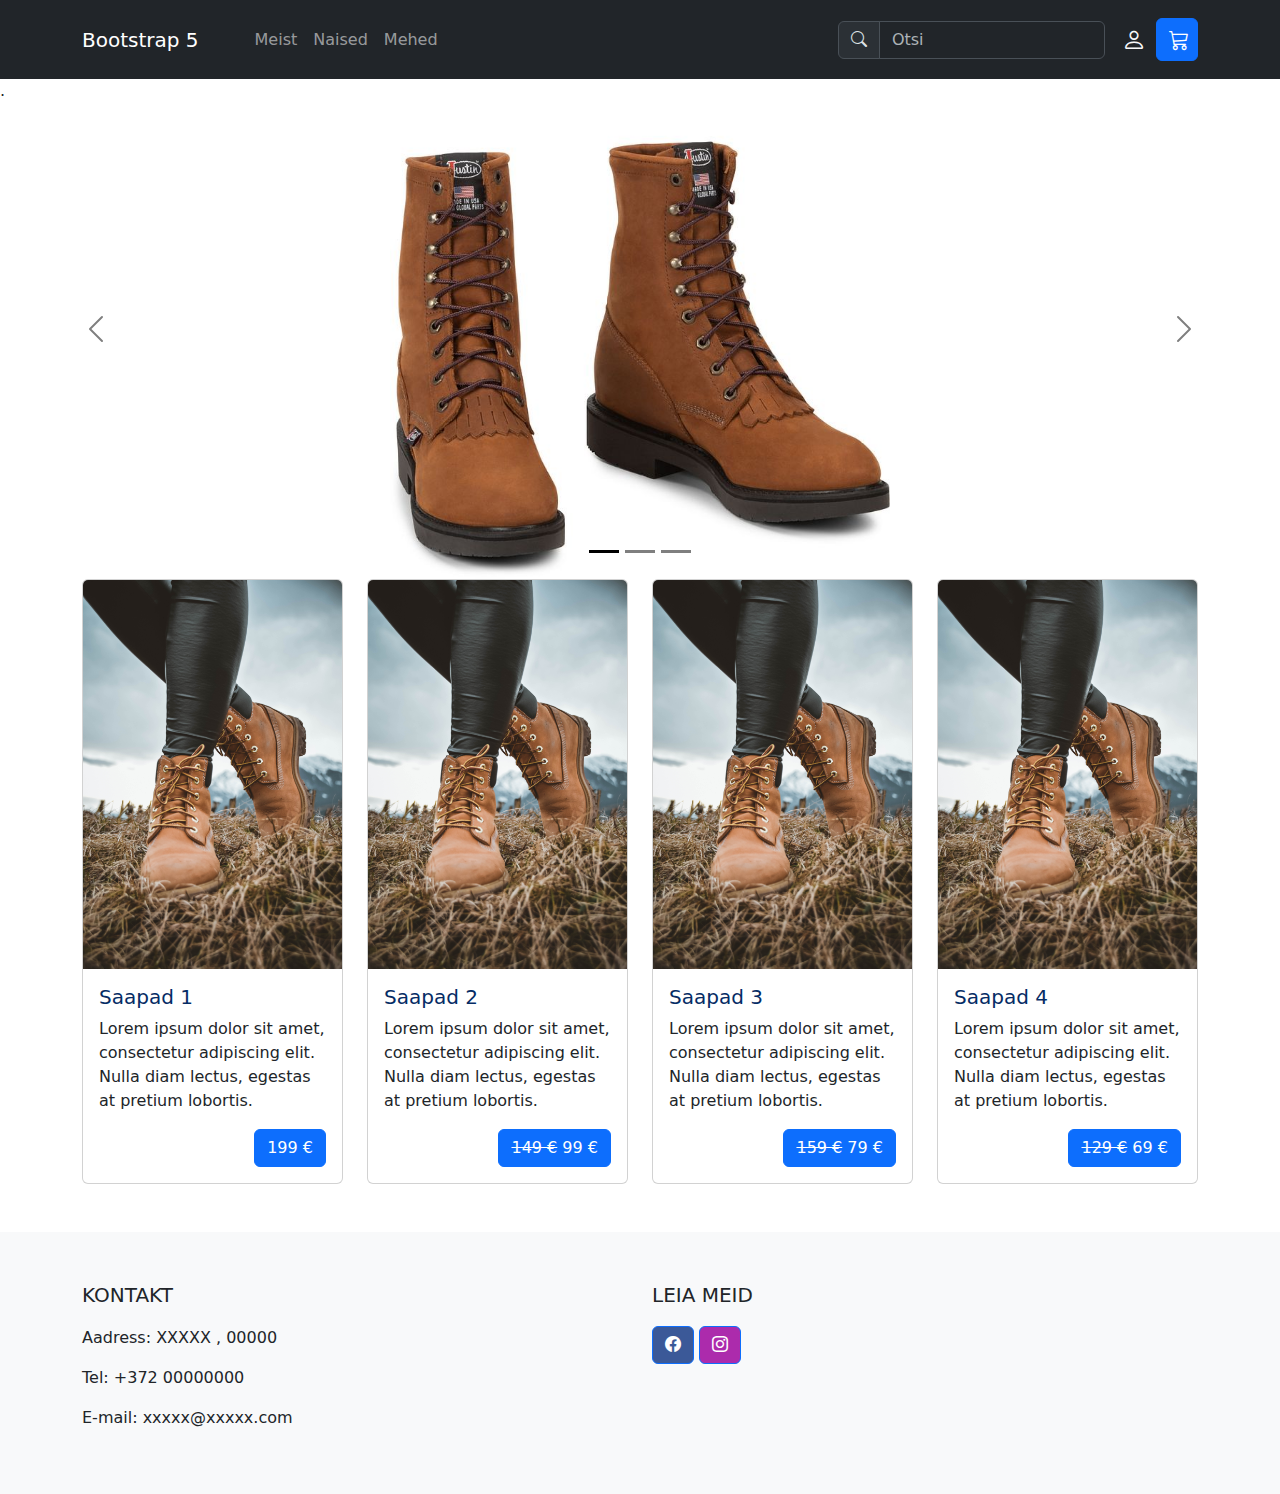
<file: index.html>
<!doctype html>
<html lang="et">

<head>
  <meta charset="utf-8">
  <meta name="viewport" content="width=device-width, initial-scale=1">
  <meta name="description" content="Bootstrapi juhend">
  <meta name="author" content="">
  <title>Bootstrap 5 juhend</title>
  <!--Bootstrap CSS-->
  <link href="https://cdn.jsdelivr.net/npm/bootstrap@5.3.3/dist/css/bootstrap.min.css" rel="stylesheet"
    integrity="sha384-QWTKZyjpPEjISv5WaRU9OFeRpok6YctnYmDr5pNlyT2bRjXh0JMhjY6hW+ALEwIH" crossorigin="anonymous">
  <!--Bootstrap ikoonid-->
  <link href="https://cdn.jsdelivr.net/npm/bootstrap-icons@1.9.1/font/bootstrap-icons.css" rel="stylesheet">
  <!--minu CSS-->
  <link rel="stylesheet" href="custom.css">
</head>

<body>
<!-- Navigatsioon --->
  <nav class="navbar sticky-top navbar-expand-lg bg-dark py-3" data-bs-theme="dark">
    <div class="container">
      <button class="navbar-toggler" type="button" data-bs-toggle="collapse" data-bs-target="#navbarSupportedContent"
        aria-controls="navbarSupportedContent" aria-expanded="false" aria-label="Toggle navigation">
        <span class="navbar-toggler-icon"></span>
      </button>
      <a class="navbar-brand me-5" href="#">Bootstrap 5</a>
      <div class="collapse navbar-collapse" id="navbarSupportedContent">
        <ul class="navbar-nav me-auto">
          <li class="nav-item dropdown">
            <a class="nav-link dropdown" href="meist.html" id="navbarDropdown" role="button">Meist</a>
          <li class="nav-item dropdown">
            <a class="nav-link dropdown" href="#" id="navbarDropdown" role="button" data-bs-toggle="dropdown"
              aria-expanded="false">Naised</a>
            <ul class="dropdown-menu" aria-labelledby="navbarDropdown">
              <li><a class="dropdown-item" href="#">Kingad</a></li>
              <div class="dropdown-divider"></div>
              <li><a class="dropdown-item" href="#">Saapad</a></li>
            </ul>
          </li>
          <li class="nav-item dropdown">
            <a class="nav-link dropdown" href="#" id="navbarDropdown" role="button" data-bs-toggle="dropdown"
              aria-expanded="false">Mehed</a>
            <ul class="dropdown-menu" aria-labelledby="navbarDropdown">
              <li><a class="dropdown-item" href="#">Kingad</a></li>
              <div class="dropdown-divider"></div>
              <li><a class="dropdown-item" href="#">Saapad</a></li>
            </ul>
          </li>
        </ul>
       
		<!--Otsi vorm -->
        <form class="d-flex me-1">
          <div class="input-group">
            <div class="input-group-text"><span class="bi bi-search mb-2"></span></div>
            <input class="form-control" type="search" placeholder="Otsi" aria-label="Search">
          </div>
        </form>
      </div>
      <div class="float-end">
       
	   <!--Login ikoon-->
        <button class="btn btn-link text-light" type="submit"><span class="bi bi-person"></span></button>
        
	   <!--Ostukorvi ikoon-->
        <a class="btn btn-primary" href="ostukorv.html" type="submit"><span class="bi bi-cart3"></span></button></a>
      
	  </div>
    </div>
  </nav>
  

<!-- Karussell -->
<div id="demo" class="carousel slide" data-bs-ride="carousel">
  
  <div class="carousel-inner">
    <div class="carousel-item active">
      <img src="saapad1.jpg" alt="saapad" class="d-block">
    </div>
    <div class="carousel-item">
      <img src="saapad2.webp" alt="saapad" class="d-block">
    </div>
    <div class="carousel-item">
      <img src="saapad3.webp" alt="saapad" class="d-block">
    </div>.
  </div>
  
  <!-- navigeerimisnooled -->
  <button class="carousel-control-prev" type="button" data-bs-target="#demo" data-bs-slide="prev">
    <span class="carousel-control-prev-icon"></span>
  </button>
  <button class="carousel-control-next" type="button" data-bs-target="#demo" data-bs-slide="next">
    <span class="carousel-control-next-icon"></span>
  </button>

  <!-- indikaatorid -->
  <div class="carousel-indicators">
    <button type="button" data-bs-target="#demo" data-bs-slide-to="0" class="active"></button>
    <button type="button" data-bs-target="#demo" data-bs-slide-to="1"></button>
    <button type="button" data-bs-target="#demo" data-bs-slide-to="2"></button>
  </div>
</div> 
  <!--Tooted avalehel kaartidena-->
  <div class="container overflow-hidden">
    <div class="row g-4 row justify-content-center">
      <div class="col-xl-3 col-md-6">
        <div class="card">
          <img src="stephan-seeber-NzAfGi8XuA4-unsplash.jpg" class="card-img-top" alt="pilt">
          <div class="card-body">
            <h5 class="card-title text-primary-emphasis">Saapad 1</h5>
            <p class="card-text">Lorem ipsum dolor sit amet, consectetur adipiscing elit. Nulla diam lectus, egestas at
              pretium lobortis.</p>
            <a href="toode.html" class="btn btn-primary float-end">199 €</a>
          </div>
        </div>
      </div>
      <div class="col-xl-3 col-md-6">
        <div class="card">
          <img src="stephan-seeber-NzAfGi8XuA4-unsplash.jpg" class="card-img-top" alt="pilt">
          <div class="card-body">
            <h5 class="card-title text-primary-emphasis">Saapad 2</h5>
            <p class="card-text">Lorem ipsum dolor sit amet, consectetur adipiscing elit. Nulla diam lectus, egestas at
              pretium lobortis.</p>
            <a href="#" class="btn btn-primary float-end"><s>149 €</s> 99 € </a>
          </div>
        </div>
      </div>
      <div class="col-xl-3 col-md-6">
        <div class="card">
          <img src="stephan-seeber-NzAfGi8XuA4-unsplash.jpg" class="card-img-top" alt="pilt">
          <div class="card-body">
            <h5 class="card-title text-primary-emphasis">Saapad 3</h5>
            <p class="card-text">Lorem ipsum dolor sit amet, consectetur adipiscing elit. Nulla diam lectus, egestas at
              pretium lobortis.</p>
            <a href="#" class="btn btn-primary float-end"><s>159 €</s> 79 €</a>
          </div>
        </div>
      </div>
      <div class="col-xl-3  col-md-6">
        <div class="card">
          <img src="stephan-seeber-NzAfGi8XuA4-unsplash.jpg" class="card-img-top" alt="pilt">
          <div class="card-body">
            <h5 class="card-title text-primary-emphasis">Saapad 4</h5>
            <p class="card-text">Lorem ipsum dolor sit amet, consectetur adipiscing elit. Nulla diam lectus, egestas at
              pretium lobortis.</p>
            <a href="#" class="btn btn-primary float-end"><s>129 €</s> 69 €</a>
          </div>
        </div>
      </div>
    </div>
  </div>
  
  <!--Jalus.-->
  <footer class="footer bg-light">
    <div class="container">
      <div class="row">
        <div class="col-6">
          <p class="text-uppercase fs-5">Kontakt</p>
          <p>Aadress: XXXXX , 00000</p>
          <p>Tel: +372 00000000</p>
          <p>E-mail: xxxxx@xxxxx.com</p>
        </div>
        <div class="col-6">
          <p class="text-uppercase font-weight-bold fs-5">Leia meid</p>
          <a class="btn btn-primary"  style="background-color: #3b5998" href=""><span class="bi-facebook"></span></button></a>
          <a class="btn btn-primary" style="background-color: #ac2bac" href=""><span class="bi-instagram"></span></button></a>
        </a>
        </div>

      </div>
    </div>
  </footer>
  
  <!--Popper.js-->
  <script src="https://cdn.jsdelivr.net/npm/@popperjs/core@2.11.8/dist/umd/popper.min.js"
    integrity="sha384-I7E8VVD/ismYTF4hNIPjVp/Zjvgyol6VFvRkX/vR+Vc4jQkC+hVqc2pM8ODewa9r"
    crossorigin="anonymous"></script>
  
  <!--Bootstrap.js-->
  <script src="https://cdn.jsdelivr.net/npm/bootstrap@5.3.3/dist/js/bootstrap.min.js"
    integrity="sha384-0pUGZvbkm6XF6gxjEnlmuGrJXVbNuzT9qBBavbLwCsOGabYfZo0T0to5eqruptLy"
    crossorigin="anonymous"></script>

</body>

</html>
</file>
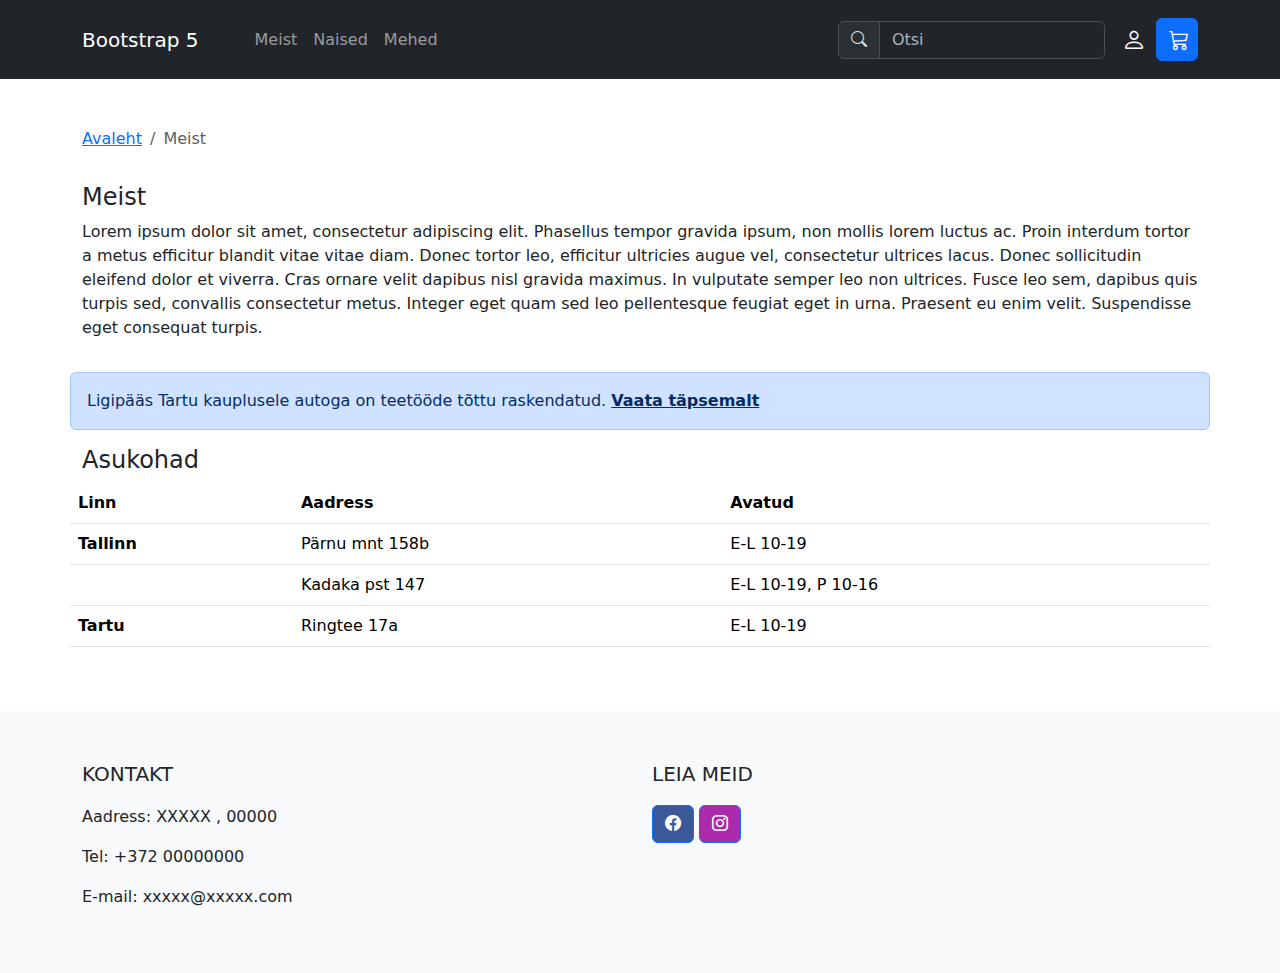
<file: meist.html>
<!doctype html>
<html lang="et">

<head>
  <meta charset="utf-8">
  <meta name="viewport" content="width=device-width, initial-scale=1">
  <meta name="description" content="Bootstrapi juhend">
  <meta name="author" content="">
  <title>Bootstrap 5 juhend</title>
  <!--Bootstrap CSS-->
  <link href="https://cdn.jsdelivr.net/npm/bootstrap@5.3.3/dist/css/bootstrap.min.css" rel="stylesheet"
    integrity="sha384-QWTKZyjpPEjISv5WaRU9OFeRpok6YctnYmDr5pNlyT2bRjXh0JMhjY6hW+ALEwIH" crossorigin="anonymous">
  <!--Bootstrap ikoonid-->
  <link href="https://cdn.jsdelivr.net/npm/bootstrap-icons@1.9.1/font/bootstrap-icons.css" rel="stylesheet">
  <!--minu CSS-->
  <link rel="stylesheet" href="custom.css">
</head>

<body>
<!-- Navigatsioon --->
  <nav class="navbar sticky-top navbar-expand-lg bg-dark py-3" data-bs-theme="dark">
    <div class="container">
      <button class="navbar-toggler" type="button" data-bs-toggle="collapse" data-bs-target="#navbarSupportedContent"
        aria-controls="navbarSupportedContent" aria-expanded="false" aria-label="Toggle navigation">
        <span class="navbar-toggler-icon"></span>
      </button>
      <a class="navbar-brand me-5" href="#">Bootstrap 5</a>
      <div class="collapse navbar-collapse" id="navbarSupportedContent">
        <ul class="navbar-nav me-auto">
            <li class="nav-item dropdown">
                <a class="nav-link dropdown" href="meist.html" id="navbarDropdown" role="button">Meist</a>
          <li class="nav-item dropdown">
            <a class="nav-link dropdown" href="#" id="navbarDropdown" role="button" data-bs-toggle="dropdown"
              aria-expanded="false">Naised</a>
            <ul class="dropdown-menu" aria-labelledby="navbarDropdown">
              <li><a class="dropdown-item" href="#">Kingad</a></li>
              <div class="dropdown-divider"></div>
              <li><a class="dropdown-item" href="#">Saapad</a></li>
            </ul>
          </li>
          <li class="nav-item dropdown">
            <a class="nav-link dropdown" href="#" id="navbarDropdown" role="button" data-bs-toggle="dropdown"
              aria-expanded="false">Mehed</a>
            <ul class="dropdown-menu" aria-labelledby="navbarDropdown">
              <li><a class="dropdown-item" href="#">Kingad</a></li>
              <div class="dropdown-divider"></div>
              <li><a class="dropdown-item" href="#">Saapad</a></li>
            </ul>
          </li>
        </ul>
       
		<!--Otsi vorm -->
        <form class="d-flex me-1">
          <div class="input-group">
            <div class="input-group-text"><span class="bi bi-search mb-2"></span></div>
            <input class="form-control" type="search" placeholder="Otsi" aria-label="Search">
          </div>
        </form>
      </div>
      <div class="float-end">
       
	   <!--Login ikoon-->
        <button class="btn btn-link text-light" type="submit"><span class="bi bi-person"></span></button>
        
	   <!--Ostukorvi ikoon-->
        <a class="btn btn-primary" href="ostukorv.html" type="submit"><span class="bi bi-cart3"></span></button></a>
      
	  </div>
    </div>
  </nav>
  <div class="container">
    <div class="row mt-5">
  <nav aria-label="breadcrumb">
    <ol class="breadcrumb">
      <li class="breadcrumb-item"><a href="index.html">Avaleht</a></li>
      <li class="breadcrumb-item active" aria-current="page">Meist</li>
    </ol>
  </nav>
  </div></div>
  <div class="container">
    <div class="row mt-3">
  <h4 >Meist</h4>
  <p class="">Lorem ipsum dolor sit amet, consectetur adipiscing elit. Phasellus tempor gravida ipsum, non
    mollis lorem luctus ac. Proin interdum tortor a metus efficitur blandit vitae vitae diam. Donec tortor leo,
    efficitur ultricies augue vel, consectetur ultrices lacus. Donec sollicitudin eleifend dolor et viverra.
    Cras ornare velit dapibus nisl gravida maximus. In vulputate semper leo non ultrices. Fusce leo sem, dapibus
    quis turpis sed, convallis consectetur metus. Integer eget quam sed leo pellentesque feugiat eget in urna.
    Praesent eu enim velit. Suspendisse eget consequat turpis.</p>
</div></div>


<div class="container">
    <div class="row mt-3">
        <div class="alert alert-primary" role="alert">
            Ligipääs Tartu  kauplusele autoga on teetööde tõttu raskendatud. <a href="#" class="alert-link">Vaata täpsemalt</a>          </div>
        <h4 >Asukohad</h4>
  <table class="table">
    <thead>
      <tr>
        <th scope="col">Linn</th>
        <th scope="col">Aadress</th>
        <th scope="col">Avatud</th>
      </tr>
    </thead>
    <tbody>
      <tr>
        <th scope="row">Tallinn</th>
        <td>Pärnu mnt 158b</td>
        <td>E-L 10-19</td>

      </tr>
      <tr>
        <th scope="row"></th>
        <td>Kadaka pst 147</td>
        <td>E-L 10-19, P 10-16</td>

      </tr>
      <tr>
        <th scope="row">Tartu</th>
        <td >Ringtee 17a</td>
        <td>E-L 10-19</td>
      </tr>
    </tbody>
  </table>
</div></div>
 
  
  <!--Tee ise: kujunda siia korrektne jalus - lisa kontaktid ja sotsiaalvõrgustike lingid ikoonidega.-->
  <footer class="footer bg-light">
    <div class="container">
      <div class="row">
        <div class="col-6">
          <p class="text-uppercase fs-5">Kontakt</p>
          <p>Aadress: XXXXX , 00000</p>
          <p>Tel: +372 00000000</p>
          <p>E-mail: xxxxx@xxxxx.com</p>
        </div>
        <div class="col-6">
          <p class="text-uppercase font-weight-bold fs-5">Leia meid</p>
          <a class="btn btn-primary"  style="background-color: #3b5998" href=""><span class="bi-facebook"></span></button></a>
          <a class="btn btn-primary" style="background-color: #ac2bac" href=""><span class="bi-instagram"></span></button></a>
        </a>
        </div>

      </div>
    </div>
  </footer>
  
  <!--Popper.js-->
  <script src="https://cdn.jsdelivr.net/npm/@popperjs/core@2.11.8/dist/umd/popper.min.js"
    integrity="sha384-I7E8VVD/ismYTF4hNIPjVp/Zjvgyol6VFvRkX/vR+Vc4jQkC+hVqc2pM8ODewa9r"
    crossorigin="anonymous"></script>
  
  <!--Bootstrap.js-->
  <script src="https://cdn.jsdelivr.net/npm/bootstrap@5.3.3/dist/js/bootstrap.min.js"
    integrity="sha384-0pUGZvbkm6XF6gxjEnlmuGrJXVbNuzT9qBBavbLwCsOGabYfZo0T0to5eqruptLy"
    crossorigin="anonymous"></script>

</body>

</html>
</file>
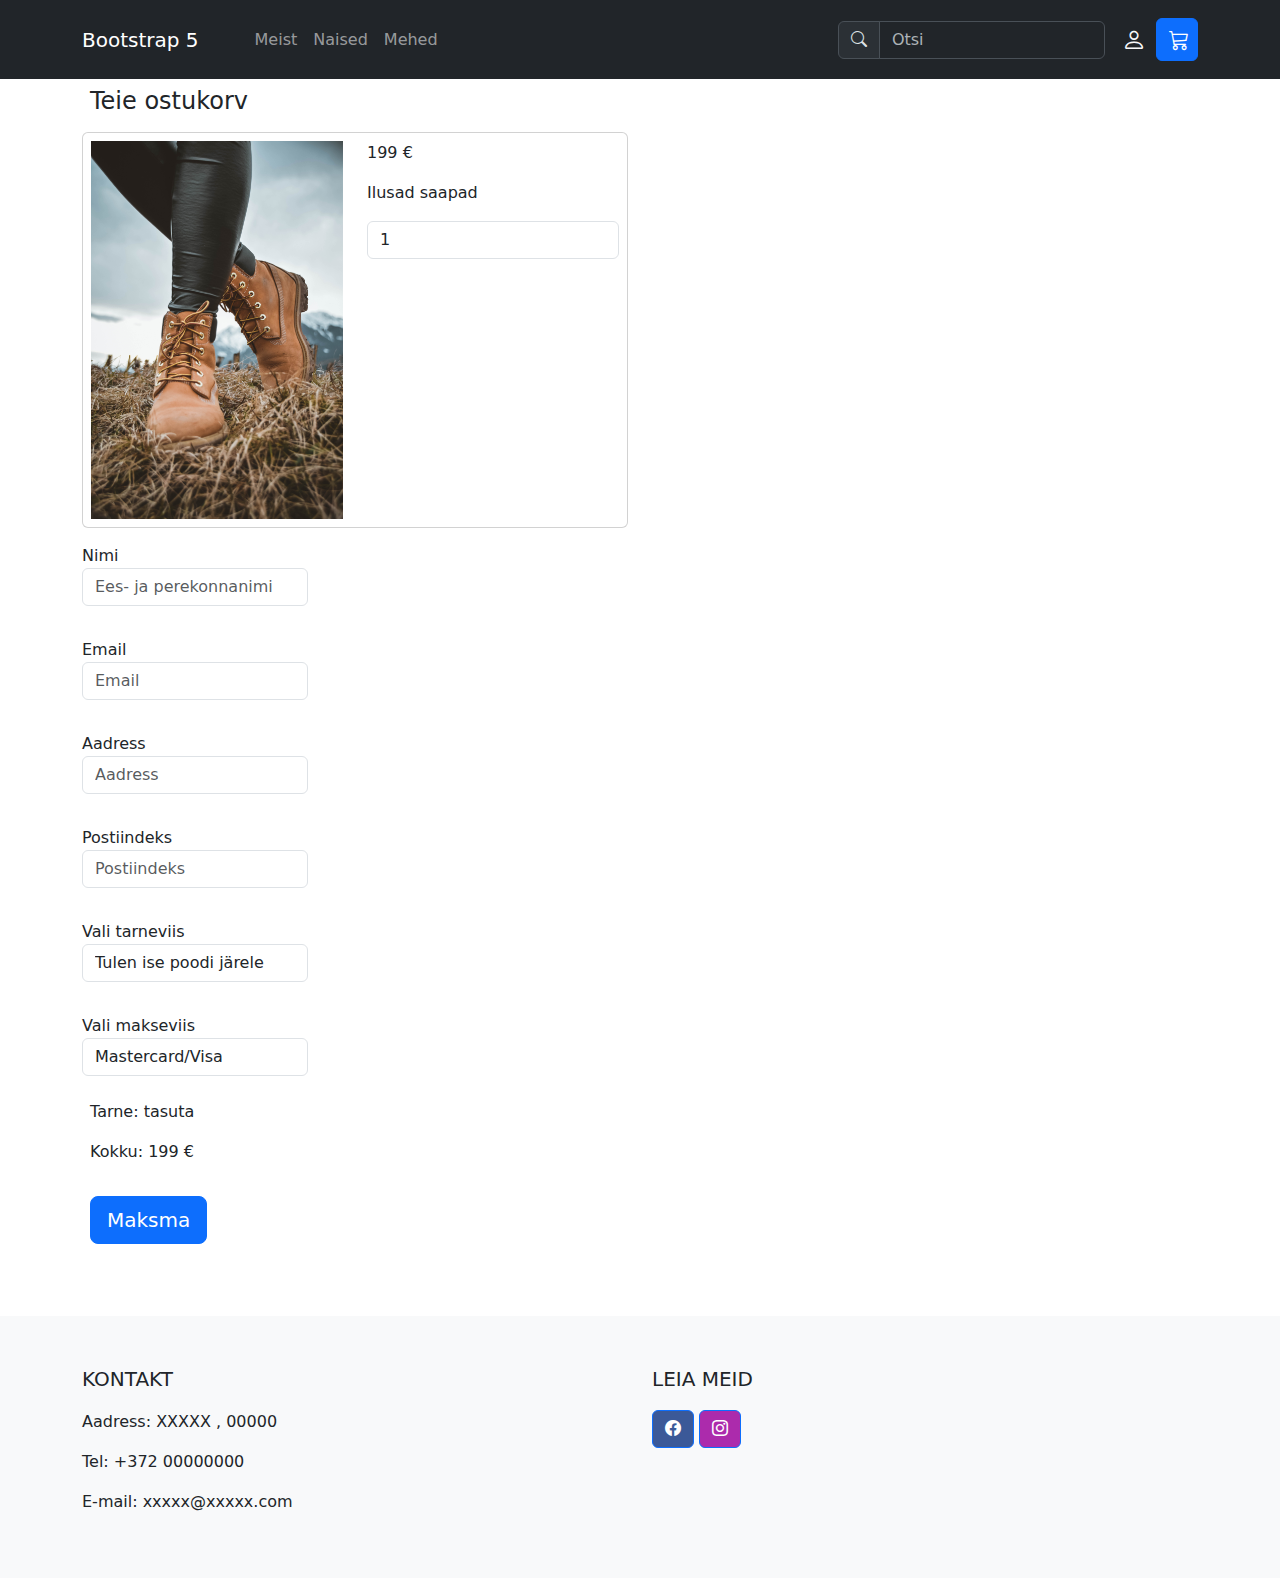
<file: ostukorv.html>
<!doctype html>
<html lang="et">

<head>
  <meta charset="utf-8">
  <meta name="viewport" content="width=device-width, initial-scale=1">
  <meta name="description" content="Bootstrapi juhend">
  <meta name="author" content="">
  <title>Bootstrap 5 juhend</title>
  <!--Bootstrap CSS-->
  <link href="https://cdn.jsdelivr.net/npm/bootstrap@5.3.3/dist/css/bootstrap.min.css" rel="stylesheet"
    integrity="sha384-QWTKZyjpPEjISv5WaRU9OFeRpok6YctnYmDr5pNlyT2bRjXh0JMhjY6hW+ALEwIH" crossorigin="anonymous">
  <!--Bootstrap ikoonid-->
  <link href="https://cdn.jsdelivr.net/npm/bootstrap-icons@1.9.1/font/bootstrap-icons.css" rel="stylesheet">
  <!--minu CSS-->
  <link rel="stylesheet" href="custom.css">
  
</head>

<body>
  <!-- Navigatsioon --->
  <nav class="navbar sticky-top navbar-expand-lg bg-dark py-3" data-bs-theme="dark">
    <div class="container">
      <button class="navbar-toggler" type="button" data-bs-toggle="collapse" data-bs-target="#navbarSupportedContent"
        aria-controls="navbarSupportedContent" aria-expanded="false" aria-label="Toggle navigation">
        <span class="navbar-toggler-icon"></span>
      </button>
      <a class="navbar-brand me-5" href="#">Bootstrap 5</a>
      <div class="collapse navbar-collapse" id="navbarSupportedContent">
        <ul class="navbar-nav me-auto">
          <li class="nav-item dropdown">
            <a class="nav-link dropdown" href="meist.html" id="navbarDropdown" role="button">Meist</a>
          <li class="nav-item dropdown">
            <a class="nav-link dropdown" href="#" id="navbarDropdown" role="button" data-bs-toggle="dropdown"
              aria-expanded="false">Naised</a>
            <ul class="dropdown-menu" aria-labelledby="navbarDropdown">
              <li><a class="dropdown-item" href="#">Kingad</a></li>
              <div class="dropdown-divider"></div>
              <li><a class="dropdown-item" href="#">Saapad</a></li>
            </ul>
          </li>
          <li class="nav-item dropdown">
            <a class="nav-link dropdown" href="#" id="navbarDropdown" role="button" data-bs-toggle="dropdown"
              aria-expanded="false">Mehed</a>
            <ul class="dropdown-menu" aria-labelledby="navbarDropdown">
              <li><a class="dropdown-item" href="#">Kingad</a></li>
              <div class="dropdown-divider"></div>
              <li><a class="dropdown-item" href="#">Saapad</a></li>
            </ul>
          </li>
        </ul>
        
		<!--Otsi vorm -->
        <form class="d-flex me-1">
          <div class="input-group">
            <div class="input-group-text"><span class="bi bi-search mb-2"></span></div>
            <input class="form-control" type="search" placeholder="Otsi" aria-label="Search">
          </div>
        </form>
      </div>
      <div class="float-end">
       
	   <!--Login ikoon-->
        <button class="btn btn-link text-light" type="submit"><span class="bi bi-person"></span></button>
       
	   <!--Ostukorvi ikoon-->
        <a class="btn btn-primary" href="ostukorv.html" type="submit"><span class="bi bi-cart3"></span></button></a>
      </div>
    </div>
  </nav>
  <section>
    <div class="container">
      <div class="row">
        <div class="col-lg-6 d-flex align-items-start flex-column">
          <div class="mb-auto p-2">
            <h4>Teie ostukorv</h4>
          </div>
          <div class="card">
          <div class="mb-auto p-2 row">
            <div class="col-lg-6">
              <img src="stephan-seeber-NzAfGi8XuA4-unsplash.jpg" width="100%">
            </div>
            <div class="col-lg-6">
              <p>199 &#8364;</p>
              <p>Ilusad saapad</p>
              <select class="form-control col-lg-6 form-sm" id="kogus">
                <option>0</option>
                <option selected="selected">1</option>
                <option>2</option>
                <option>3</option>
              </select>
              <br />
            </div>
          </div>
        </div>
          <form>
            <div class="form-group py-3">
              <label for="Nimi">Nimi</label>
              <input type="name" class="form-control" placeholder="Ees- ja perekonnanimi">
            </div>
            
            <div class="form-group py-3 ">
              <label for="InputEmail1">Email</label>
              <input type="email" class="form-control"  placeholder="Email">
            </div>
            <div class="form-group py-3">
              <label for="exampleInputPassword1">Aadress</label>
              <input type="password" class="form-control" placeholder="Aadress">
</div>
              <div class="form-group py-3">
                <label for="exampleInputPassword1">Postiindeks</label>
                <input type="password" class="form-control" placeholder="Postiindeks">
                </div>
                <div class="py-3">
                <label for="tarneviis">Vali tarneviis</label>
                <select class="form-control col-lg-6 form-sm" id="tarneviis">
                  <option>Pakiautomaati</option>
                  <option >Kulleriga</option>
                  <option selected="selected">Tulen ise poodi järele</option>
                </select>
                </div>
                <div class="py-3">
                <label for="tarneviis">Vali makseviis</label>
                <select class="form-control col-lg-6 form-sm" id="makseviis">
                  <option>Pangaülekanne</option>
                  <option >Paypall</option>
                  <option selected="selected">Mastercard/Visa</option>
                </select>
              </div>
              </div>
            </div>

          </form>
          <div class="p-2">
            <p>Tarne: tasuta</span></p>
            <p>Kokku: 199 &#8364;</span></p>
          </div>
          <div class="p-2 mx-auto">
            <a href="#" class="btn btn-primary btn-lg mb-3">Maksma</a>
          </div>
        </div>
        <div class="col-lg-6">
          
         
        </div>
      </div>
    </div>
  </section>

  
  <!--Tee ise: kujunda siia korrektne jalus - lisa kontaktid ja sotsiaalvõrgustike lingid ikoonidega.-->
  <footer class="footer bg-light">
    <div class="container">
      <div class="row">
        <div class="col-6">
          <p class="text-uppercase fs-5">Kontakt</p>
          <p>Aadress: XXXXX , 00000</p>
          <p>Tel: +372 00000000</p>
          <p>E-mail: xxxxx@xxxxx.com</p>
        </div>
        <div class="col-6">
          <p class="text-uppercase font-weight-bold fs-5">Leia meid</p>
          <a class="btn btn-primary"  style="background-color: #3b5998" href=""><span class="bi-facebook"></span></button></a>
          <a class="btn btn-primary" style="background-color: #ac2bac" href=""><span class="bi-instagram"></span></button></a>
        </a>
        </div>

      </div>
    </div>
  </footer>
  
  <!--Popper.js-->
  <script src="https://cdn.jsdelivr.net/npm/@popperjs/core@2.11.8/dist/umd/popper.min.js"
    integrity="sha384-I7E8VVD/ismYTF4hNIPjVp/Zjvgyol6VFvRkX/vR+Vc4jQkC+hVqc2pM8ODewa9r"
    crossorigin="anonymous"></script>
	
  <!--Bootstrap.js-->
  <script src="https://cdn.jsdelivr.net/npm/bootstrap@5.3.3/dist/js/bootstrap.min.js"
    integrity="sha384-0pUGZvbkm6XF6gxjEnlmuGrJXVbNuzT9qBBavbLwCsOGabYfZo0T0to5eqruptLy"
    crossorigin="anonymous"></script>
</body>

</html>
</file>
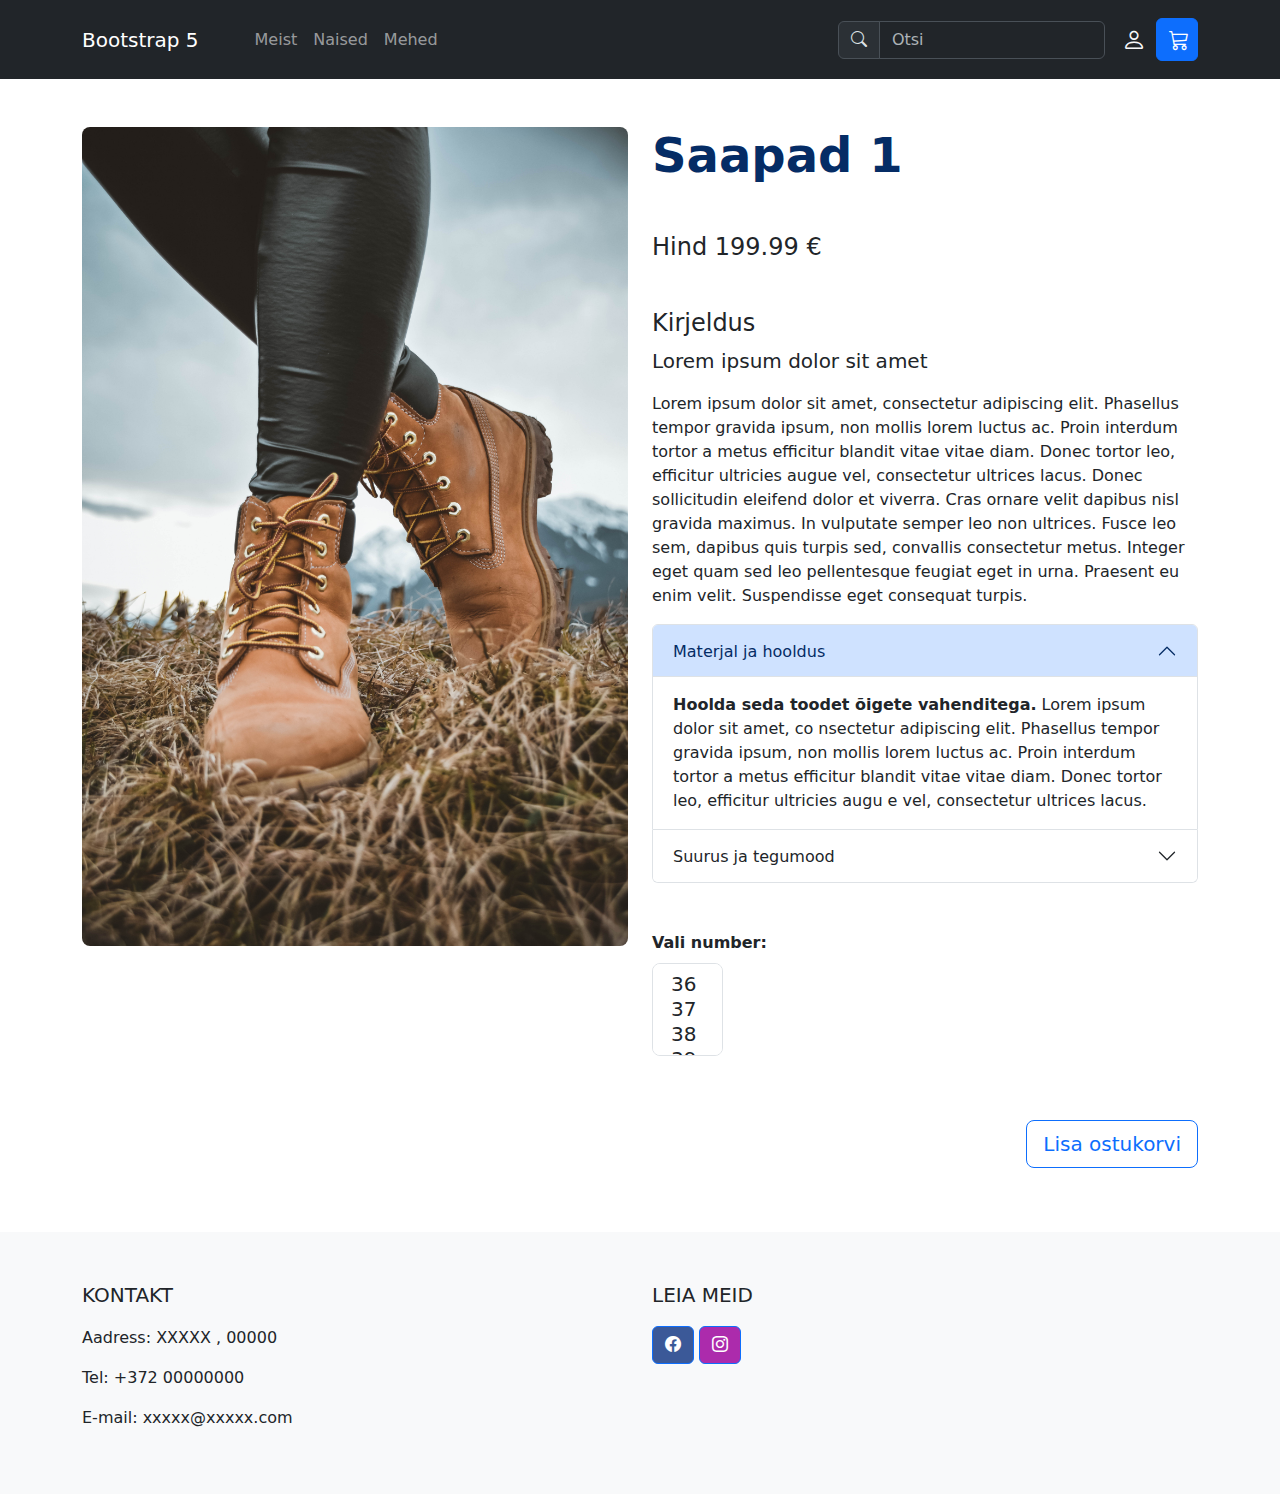
<file: toode.html>
<!doctype html>
<html lang="et">

<head>
  <meta charset="utf-8">
  <meta name="viewport" content="width=device-width, initial-scale=1">
  <meta name="description" content="Bootstrapi juhend">
  <meta name="author" content="">
  <title>Bootstrap 5 juhend</title>
  <!--Bootstrap CSS-->
  <link href="https://cdn.jsdelivr.net/npm/bootstrap@5.3.3/dist/css/bootstrap.min.css" rel="stylesheet"
    integrity="sha384-QWTKZyjpPEjISv5WaRU9OFeRpok6YctnYmDr5pNlyT2bRjXh0JMhjY6hW+ALEwIH" crossorigin="anonymous">
  <!--Bootstrap ikoonid-->
  <link href="https://cdn.jsdelivr.net/npm/bootstrap-icons@1.9.1/font/bootstrap-icons.css" rel="stylesheet">
  <!--minu CSS-->
  <link rel="stylesheet" href="custom.css">
 
</head>

<body>
<!-- Navigatsioon --->
  <nav class="navbar sticky-top navbar-expand-lg bg-dark py-3" data-bs-theme="dark">
    <div class="container">
      <button class="navbar-toggler" type="button" data-bs-toggle="collapse" data-bs-target="#navbarSupportedContent"
        aria-controls="navbarSupportedContent" aria-expanded="false" aria-label="Toggle navigation">
        <span class="navbar-toggler-icon"></span>
      </button>
      <a class="navbar-brand me-5" href="#">Bootstrap 5</a>
      <div class="collapse navbar-collapse" id="navbarSupportedContent">
        <ul class="navbar-nav me-auto">
          <li class="nav-item dropdown">
            <a class="nav-link dropdown" href="meist.html" id="navbarDropdown" role="button">Meist</a>
          <li class="nav-item dropdown">
            <a class="nav-link dropdown" href="#" id="navbarDropdown" role="button" data-bs-toggle="dropdown"
              aria-expanded="false">Naised</a>
            <ul class="dropdown-menu" aria-labelledby="navbarDropdown">
              <li><a class="dropdown-item" href="#">Kingad</a></li>
              <div class="dropdown-divider"></div>
              <li><a class="dropdown-item" href="#">Saapad</a></li>
            </ul>
          </li>
          <li class="nav-item dropdown">
            <a class="nav-link dropdown" href="#" id="navbarDropdown" role="button" data-bs-toggle="dropdown"
              aria-expanded="false">Mehed</a>
            <ul class="dropdown-menu" aria-labelledby="navbarDropdown">
              <li><a class="dropdown-item" href="#">Kingad</a></li>
              <div class="dropdown-divider"></div>
              <li><a class="dropdown-item" href="#">Saapad</a></li>
            </ul>
          </li>
        </ul>
       
	   <!--Otsi vorm -->
        <form class="d-flex me-1">
          <div class="input-group">
            <div class="input-group-text"><span class="bi bi-search mb-2"></span></div>
            <input class="form-control" type="search" placeholder="Otsi" aria-label="Search">
          </div>
        </form>
      </div>
      <div class="float-end">
      
	  <!--Login ikoon-->
        <button class="btn btn-link text-light" type="submit"><span class="bi bi-person"></span></button>
      
	  <!--Ostukorvi ikoon-->
        <a class="btn btn-primary" href="ostukorv.html" type="submit"><span class="bi bi-cart3"></span></button></a>
      </div>
    </div>
  </nav>
  <section>
    <div class="container">
      <div class="row mt-5">
        <div class="col-lg-6"><img src="stephan-seeber-NzAfGi8XuA4-unsplash.jpg" class="img-fluid rounded-3"
            alt="saapad" /></div>
        <div class="col-lg-6">
          <h1 class="display-5 fw-semibold text-primary-emphasis">Saapad 1</h1>
          <h4 class="mt-5 text">Hind 199.99 &#8364;</h4>
          <h4 class="mt-5">Kirjeldus</h4>
          <p class="my-2 fs-5 fw-light">Lorem ipsum dolor sit amet</p>
          <p class="mt-3">Lorem ipsum dolor sit amet, consectetur adipiscing elit. Phasellus tempor gravida ipsum, non
            mollis lorem luctus ac. Proin interdum tortor a metus efficitur blandit vitae vitae diam. Donec tortor leo,
            efficitur ultricies augue vel, consectetur ultrices lacus. Donec sollicitudin eleifend dolor et viverra.
            Cras ornare velit dapibus nisl gravida maximus. In vulputate semper leo non ultrices. Fusce leo sem, dapibus
            quis turpis sed, convallis consectetur metus. Integer eget quam sed leo pellentesque feugiat eget in urna.
            Praesent eu enim velit. Suspendisse eget consequat turpis.</p>
          <div class="accordion" id="accordionExample">
            <div class="accordion-item">
              <h2 class="accordion-header">
                <button class="accordion-button" type="button" data-bs-toggle="collapse"
                  data-bs-target="#collapseOne" aria-expanded="true" aria-controls="collapseOne">
                  Materjal ja hooldus
                </button>
              </h2>
			<!--Tee ise: esimene valik peab olema lehe avamisel avatud.-->
              <div id="collapseOne" class="accordion-collapse collapse show" data-bs-parent="#accordionExample">
                <div class="accordion-body">
                  <strong>Hoolda seda toodet õigete vahenditega.</strong> Lorem ipsum dolor sit amet, co
                  nsectetur
                  adipiscing elit. Phasellus tempor gravida ipsum, non mollis lorem luctus ac. 
                  Proin interdum tortor a
                  metus efficitur blandit vitae vitae diam. Donec tortor leo, efficitur ultricies augu
                  e vel, consectetur
                  ultrices lacus.
                </div>
              </div>
            </div>
            <div class="accordion-item">
              <h2 class="accordion-header">
                <button class="accordion-button collapsed" type="button" data-bs-toggle="collapse"
                  data-bs-target="#collapseTwo" aria-expanded="false" aria-controls="collapseTwo">
                  Suurus ja tegumood
                </button>
              </h2>
              <div id="collapseTwo" class="accordion-collapse collapse" data-bs-parent="#accordionExample">
                <div class="accordion-body">
                  <strong>Väiksem suurus, osta suurem number.</strong> Lorem ipsum dolor sit amet, consectetur
                  adipiscing elit. Phasellus tempor gravida ipsum, non mollis lorem luctus ac. Proin interdum tortor a
                  metus efficitur blandit vitae vitae diam. Donec tortor leo, efficitur ultricies augue vel, consectetur
                  ultrices lacus.
                </div>
              </div>
            </div>
          </div>
          <div class="form row my-5">
            <div class="col-2">
              <label for="jalanr" class="form-label fw-semibold text-nowrap">Vali number:</label>
              <select class="form-select form-select-lg" size="3" id="jalanr" name="jalanumber">
                <option>36</option>
                <option>37</option>
                <option>38</option>
                <option>39</option>
                <option>40</option>
                <option>41</option>
              </select>
            </div>
          </div>
          
		  <!--Ostukorvi lisamise nupp lingina-->
          <a class="btn btn-outline-primary btn-lg my-3 float-end" href="ostukorv.html" role="button">Lisa ostukorvi</a>
        
		</div>
      </div>
    </div>
    </div>
  </section>
  
  <!--Tee ise: kujunda siia korrektne jalus - lisa kontaktid ja sotsiaalvõrgustike lingid ikoonidega.-->
  <footer class="footer bg-light">
    <div class="container">
      <div class="row">
        <div class="col-6">
          <p class="text-uppercase fs-5">Kontakt</p>
          <p>Aadress: XXXXX , 00000</p>
          <p>Tel: +372 00000000</p>
          <p>E-mail: xxxxx@xxxxx.com</p>
        </div>
        <div class="col-6">
          <p class="text-uppercase font-weight-bold fs-5">Leia meid</p>
          <a class="btn btn-primary"  style="background-color: #3b5998" href=""><span class="bi-facebook"></span></button></a>
          <a class="btn btn-primary" style="background-color: #ac2bac" href=""><span class="bi-instagram"></span></button></a>
        </a>
        </div>

      </div>
    </div>
  </footer>
  
  <!--Popper.js-->
  <script src="https://cdn.jsdelivr.net/npm/@popperjs/core@2.11.8/dist/umd/popper.min.js"
    integrity="sha384-I7E8VVD/ismYTF4hNIPjVp/Zjvgyol6VFvRkX/vR+Vc4jQkC+hVqc2pM8ODewa9r"
    crossorigin="anonymous"></script>

  <!--Bootstrap.js-->
  <script src="https://cdn.jsdelivr.net/npm/bootstrap@5.3.3/dist/js/bootstrap.min.js"
    integrity="sha384-0pUGZvbkm6XF6gxjEnlmuGrJXVbNuzT9qBBavbLwCsOGabYfZo0T0to5eqruptLy"
    crossorigin="anonymous"></script>
  
</body>

</html>
</file>
<file: custom.css>
footer {
    margin-top: 3rem;
    padding: 3rem;
}

.bi {
    display: inline-block;
    fill: currentColor;
    width: 1rem;
    height: 1rem;
}

.bi-person {
    display: inline-block;
    fill: currentColor;
    font-size: 1.5rem;
   
}

.bi-cart3 {
    display: inline-block;
    fill: currentColor;
    font-size: 1.25rem;
    
}

.d-block {
    max-width:500px;
    width:100%;
    margin-left:auto;
    margin-right:auto;
}

.carousel-control-next,
.carousel-control-prev, .carousel-indicators {
    filter: invert(100%);
}
</file>
